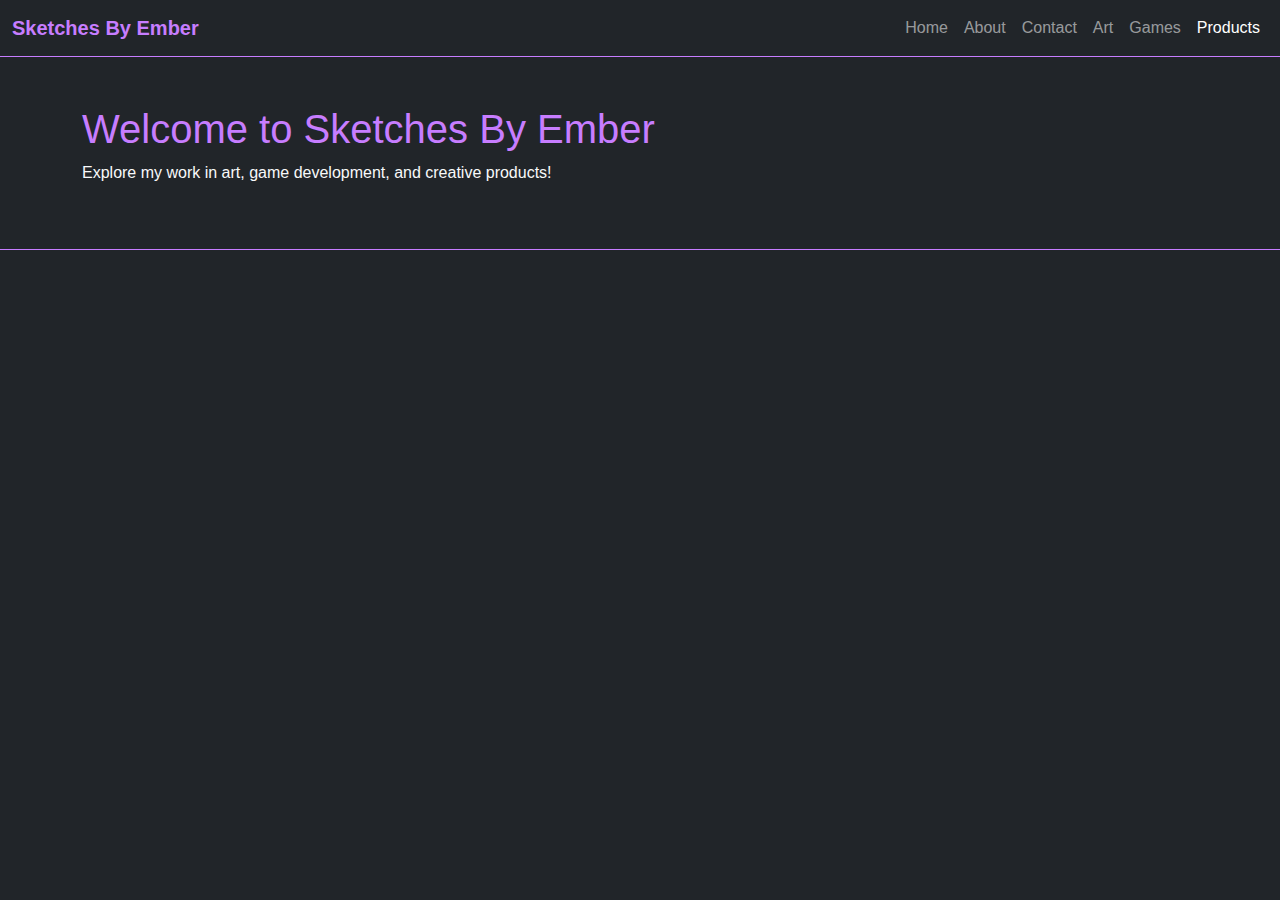
<file: index.html>
<html lang="en">
<head>
  <meta charset="UTF-8">
  <meta name="viewport" content="width=device-width, initial-scale=1.0">
  <title>Sketches By Ember</title>
  <link href="https://cdn.jsdelivr.net/npm/bootstrap@5.3.3/dist/css/bootstrap.min.css" rel="stylesheet">
  <link rel="stylesheet" href="style.css">
</head>
<!--Nav Bar-->
<body class="bg-dark text-light">
  <nav class="navbar navbar-expand-lg navbar-dark bg-dark border-bottom border-purple">
    <div class="container-fluid">
      <a class="navbar-brand text-purple fw-bold" href="../index.html">Sketches By Ember</a>
      <button class="navbar-toggler" type="button" data-bs-toggle="collapse" data-bs-target="#navbarNav">
        <span class="navbar-toggler-icon"></span>
      </button>
      <div class="collapse navbar-collapse justify-content-end" id="navbarNav">
        <ul class="navbar-nav">
          <li class="nav-item"><a class="nav-link" href="../index.html">Home</a></li>
          <li class="nav-item"><a class="nav-link" href="../about.html">About</a></li>
          <li class="nav-item"><a class="nav-link" href="../contact.html">Contact</a></li>
          <li class="nav-item"><a class="nav-link" href="projects/art.html">Art</a></li>
          <li class="nav-item"><a class="nav-link" href="projects/games.html">Games</a></li>
          <li class="nav-item"><a class="nav-link active" href="projects/products.html">Products</a></li>
        </ul>
      </div>
    </div>
  </nav>
  <section class="container py-5">
    <h1 class="text-purple">Welcome to Sketches By Ember</h1>
    <p>Explore my work in art, game development, and creative products!</p>
  </section>
  <footer class="text-center py-3 border-top border-purple">
    <p class="text-muted">© 2025 Sketches By Ember</p>
  </footer>
</body>
</html>
</file>
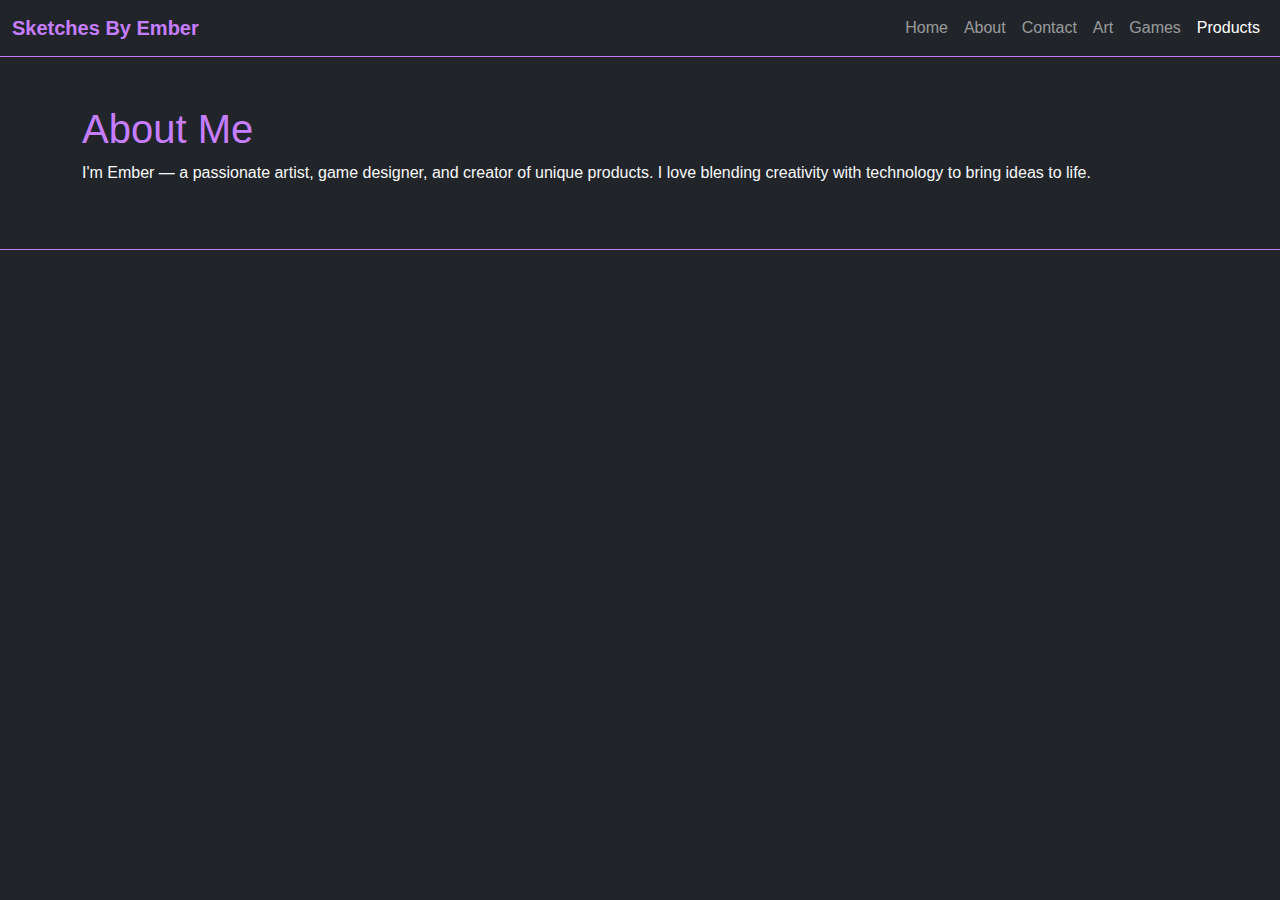
<file: about.html>
<html lang="en">
<head>
  <meta charset="UTF-8">
  <meta name="viewport" content="width=device-width, initial-scale=1.0">
  <title>About | Sketches By Ember</title>
  <link href="https://cdn.jsdelivr.net/npm/bootstrap@5.3.3/dist/css/bootstrap.min.css" rel="stylesheet">
  <link rel="stylesheet" href="style.css">
</head>
<!--Nav Bar-->
<body class="bg-dark text-light">
  <nav class="navbar navbar-expand-lg navbar-dark bg-dark border-bottom border-purple">
    <div class="container-fluid">
      <a class="navbar-brand text-purple fw-bold" href="../index.html">Sketches By Ember</a>
      <button class="navbar-toggler" type="button" data-bs-toggle="collapse" data-bs-target="#navbarNav">
        <span class="navbar-toggler-icon"></span>
      </button>
      <div class="collapse navbar-collapse justify-content-end" id="navbarNav">
        <ul class="navbar-nav">
          <li class="nav-item"><a class="nav-link" href="../index.html">Home</a></li>
          <li class="nav-item"><a class="nav-link" href="../about.html">About</a></li>
          <li class="nav-item"><a class="nav-link" href="../contact.html">Contact</a></li>
          <li class="nav-item"><a class="nav-link" href="projects/art.html">Art</a></li>
          <li class="nav-item"><a class="nav-link" href="projects/games.html">Games</a></li>
          <li class="nav-item"><a class="nav-link active" href="projects/products.html">Products</a></li>
        </ul>
      </div>
    </div>
  </nav>
  <section class="container py-5">
    <h1 class="text-purple">About Me</h1>
    <p>I'm Ember — a passionate artist, game designer, and creator of unique products. I love blending creativity with technology to bring ideas to life.</p>
  </section>
  <footer class="text-center py-3 border-top border-purple">
    <p class="text-muted">© 2025 Sketches By Ember</p>
  </footer>
</body>
</html>
</file>
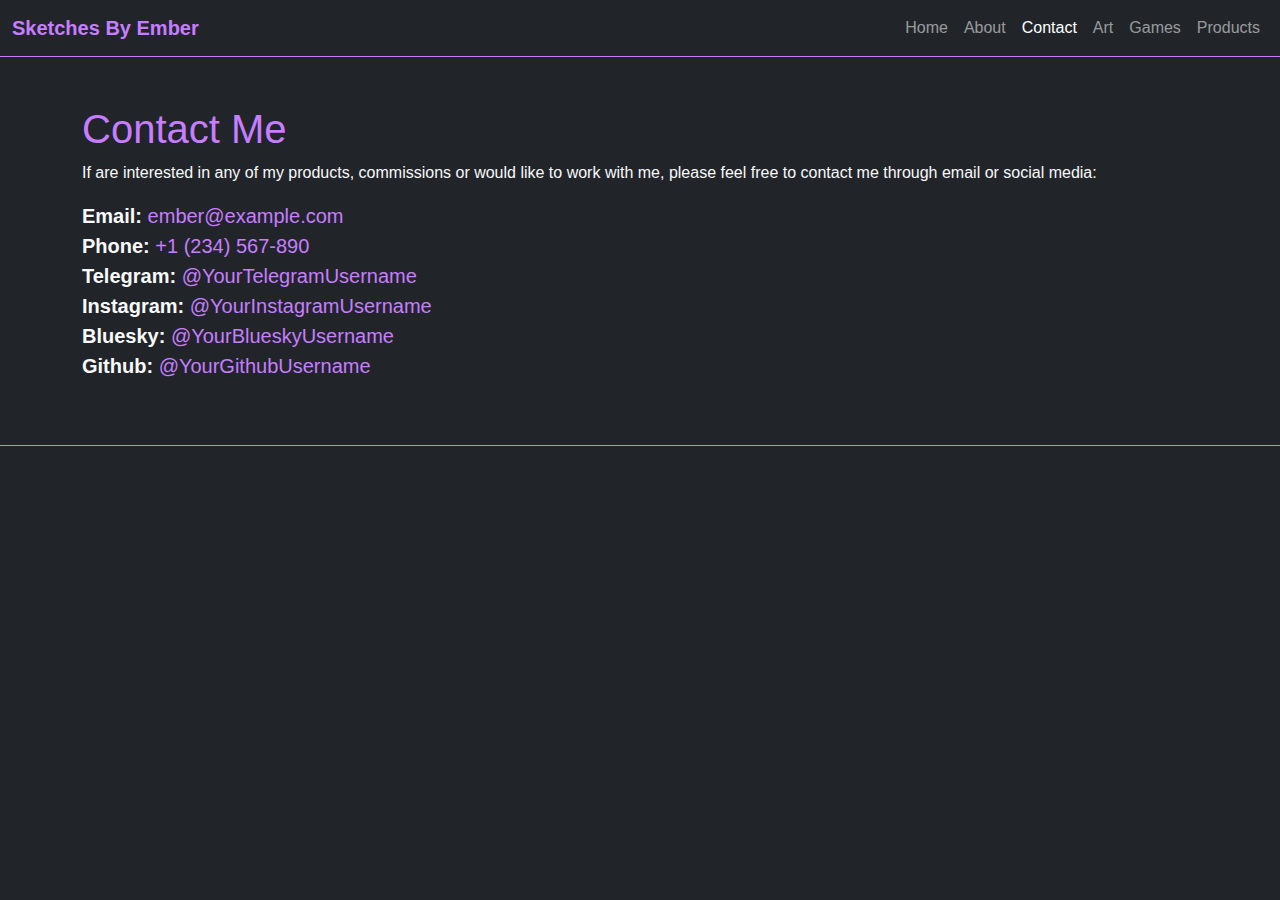
<file: contact.html>
<html lang="en">
<head>
  <meta charset="UTF-8" />
  <meta name="viewport" content="width=device-width, initial-scale=1.0" />
  <title>Contact | Sketches By Ember</title>
  <link href="https://cdn.jsdelivr.net/npm/bootstrap@5.3.3/dist/css/bootstrap.min.css" rel="stylesheet" />
  <link rel="stylesheet" href="style.css" />
</head>
<body class="bg-dark text-light">
  <!-- Nav Bar -->
  <nav class="navbar navbar-expand-lg navbar-dark bg-dark border-bottom border-purple">
    <div class="container-fluid">
      <a class="navbar-brand text-purple fw-bold" href="../index.html">Sketches By Ember</a>
      <button class="navbar-toggler" type="button" data-bs-toggle="collapse" data-bs-target="#navbarNav">
        <span class="navbar-toggler-icon"></span>
      </button>
      <div class="collapse navbar-collapse justify-content-end" id="navbarNav">
        <ul class="navbar-nav">
          <li class="nav-item"><a class="nav-link" href="../index.html">Home</a></li>
          <li class="nav-item"><a class="nav-link" href="../about.html">About</a></li>
          <li class="nav-item"><a class="nav-link active" href="../contact.html">Contact</a></li>
          <li class="nav-item"><a class="nav-link" href="projects/art.html">Art</a></li>
          <li class="nav-item"><a class="nav-link" href="projects/games.html">Games</a></li>
          <li class="nav-item"><a class="nav-link" href="projects/products.html">Products</a></li>
        </ul>
      </div>
    </div>
  </nav>

  <!-- Contact Section -->
  <section class="container py-5">
    <h1 class="text-purple">Contact Me</h1>
    <p>If are interested in any of my products, commissions or would like to work with me, please feel free to contact me through email or social media:</p>
    
    <ul class="list-unstyled fs-5">
      <li>
        <strong>Email:</strong> 
        <a href="mailto:ember@example.com" class="text-purple text-decoration-none">ember@example.com</a>
      </li>
      <li>
        <strong>Phone:</strong> 
        <a href="tel:+1234567890" class="text-purple text-decoration-none">+1 (234) 567-890</a>
      </li>
      <li>
        <strong>Telegram:</strong> 
        <a href="https://t.me/YourTelegramUsername" target="_blank" rel="noopener" class="text-purple text-decoration-none">@YourTelegramUsername</a>
      </li>
      <li>
        <strong>Instagram:</strong> 
        <a href="https://t.me/YourTelegramUsername" target="_blank" rel="noopener" class="text-purple text-decoration-none">@YourInstagramUsername</a>
      </li>
      <li>
      <strong>Bluesky:</strong> 
        <a href="https://t.me/YourTelegramUsername" target="_blank" rel="noopener" class="text-purple text-decoration-none">@YourBlueskyUsername</a>
      </li>
      <strong>Github:</strong> 
        <a href="https://t.me/YourTelegramUsername" target="_blank" rel="noopener" class="text-purple text-decoration-none">@YourGithubUsername</a>
      </li>
    </ul>
  </section>

  <footer class="text-center py-3 border-top border-purple">
    <p class="text-muted">© 2025 Sketches By Ember</p>
  </footer>

  <script src="https://cdn.jsdelivr.net/npm/bootstrap@5.3.3/dist/js/bootstrap.bundle.min.js"></script>
</body>
</html>
</file>
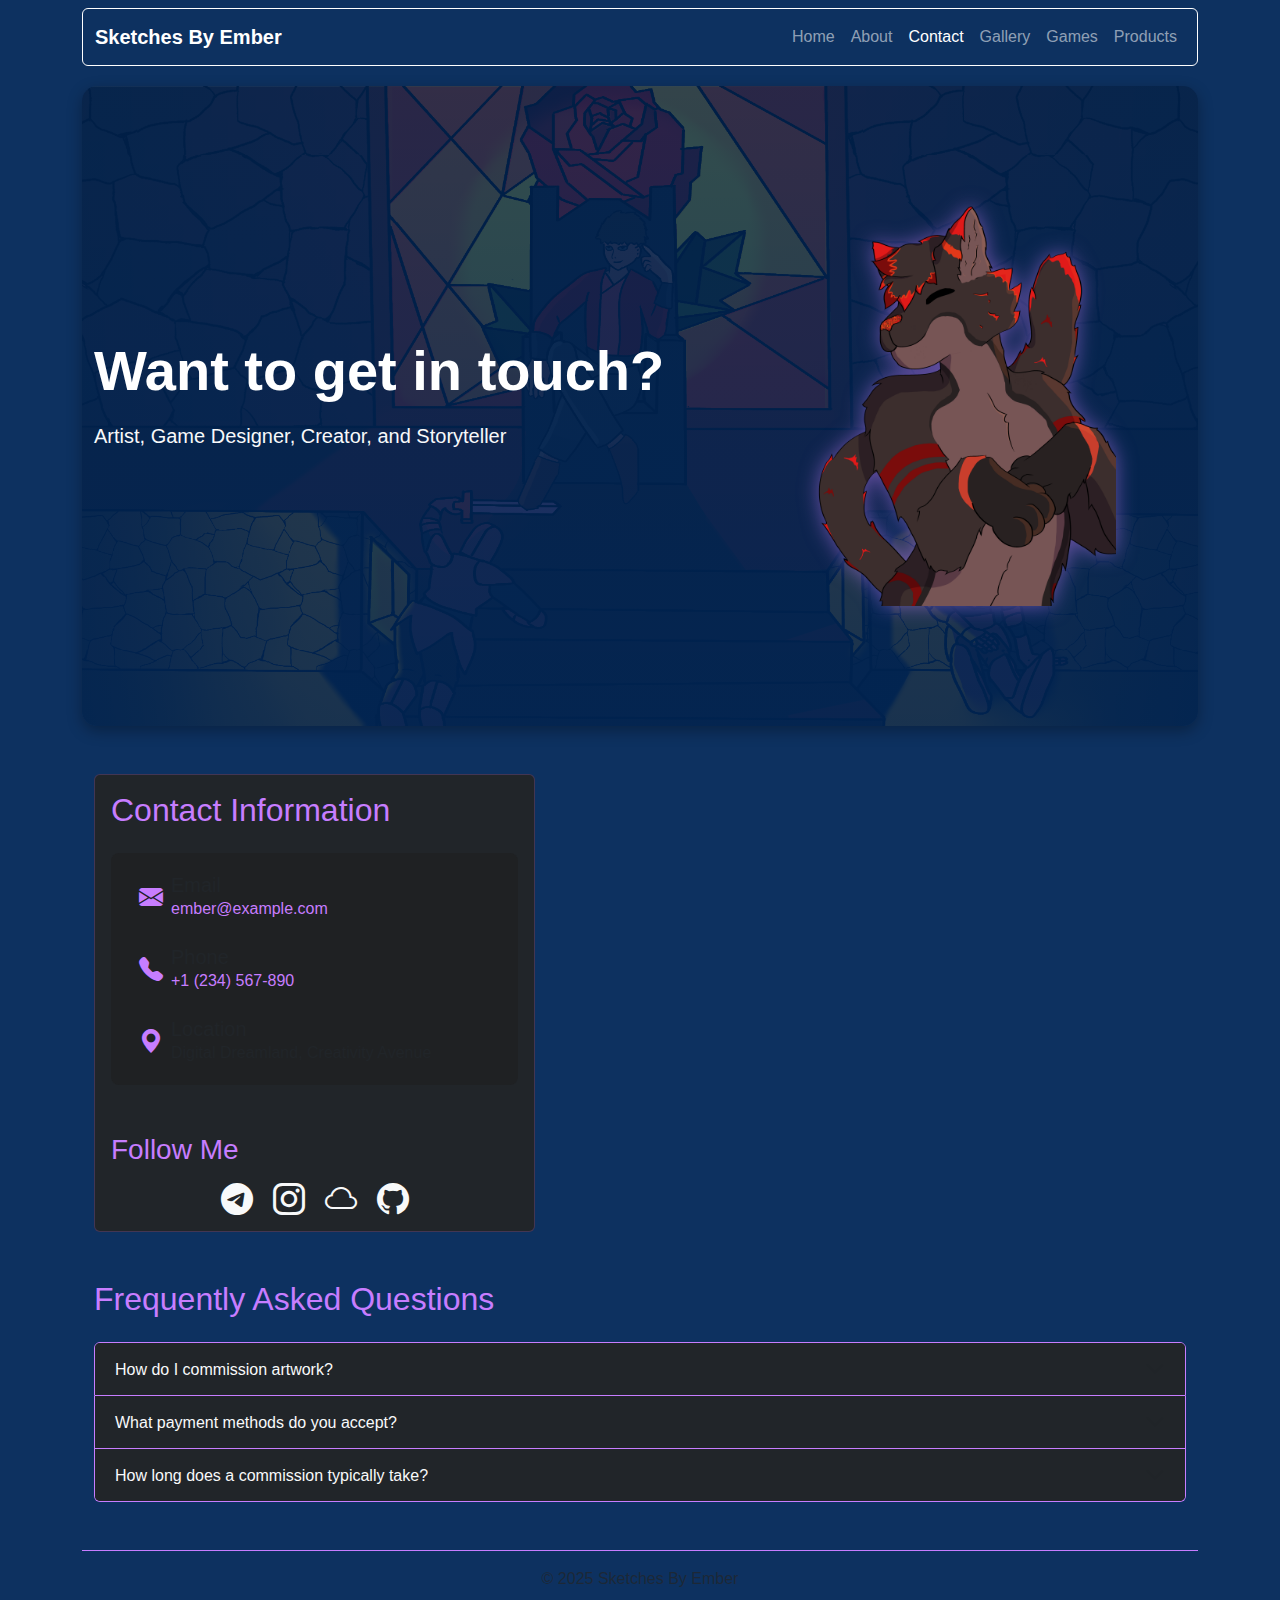
<file: pages/contact.html>
<html lang="en">
<head>
    <meta charset="UTF-8"/>
    <meta name="viewport" content="width=device-width, initial-scale=1.0"/>
    <title>Contact | Sketches By Ember</title>
    <link href="https://cdn.jsdelivr.net/npm/bootstrap@5.3.3/dist/css/bootstrap.min.css" rel="stylesheet"/>
    <link rel="stylesheet" href="https://cdn.jsdelivr.net/npm/bootstrap-icons@1.11.3/font/bootstrap-icons.min.css">
    <link rel="stylesheet" href="../css/style.css"/>
    <style>
        .contact-icon {
            font-size: 1.5rem;
            width: 40px;
            text-align: center;
            color: #c77dff;
        }

        .contact-card {
            transition: transform 0.3s ease;
            border: 1px solid rgba(199, 125, 255, 0.2);
        }

        .contact-card:hover {
            transform: translateY(-5px);
            border-color: #c77dff;
        }

        .contact-methods {
            background: rgba(30, 30, 30, 0.5);
            border-radius: 8px;
            padding: 20px;
        }

        .social-icon {
            font-size: 2rem;
            margin: 0 10px;
            transition: transform 0.3s ease, color 0.3s ease;
        }

        .social-icon:hover {
            transform: scale(1.2);
            color: #c77dff !important;
        }
    </style>
</head>
<body class="container-lg text-light">
    <!-- Nav Bar -->
    <nav class="navbar navbar-expand-lg navbar-dark bg-transparent border border-white rounded-2 position-relative mt-2">
        <div class="container-fluid">
            <a class="navbar-brand text-white fw-bold" href="../index.html">Sketches By Ember</a>
            <button class="navbar-toggler" type="button" data-bs-toggle="collapse" data-bs-target="#navbarNav">
                <span class="navbar-toggler-icon"></span>
            </button>
            <div class="collapse navbar-collapse justify-content-end" id="navbarNav">
                <ul class="navbar-nav">
                    <li class="nav-item"><a class="nav-link" href="../index.html">Home</a></li>
                    <li class="nav-item"><a class="nav-link" href="about.html">About</a></li>
                    <li class="nav-item"><a class="nav-link active" href="contact.html">Contact</a></li>
                    <li class="nav-item"><a class="nav-link" href="gallery.html">Gallery</a></li>
                    <li class="nav-item"><a class="nav-link" href="games.html">Games</a></li>
                    <li class="nav-item"><a class="nav-link" href="products.html">Products</a></li>
                </ul>
            </div>
        </div>
    </nav>

    <!-- Hero Section -->
    <section class="hero-section mb-5">
        <div class="container text-center">
            <div class="row align-items-center">
                <div class="col-md-7 text-md-start">
                    <h1 class="display-4 fw-bold text-white mb-3">
                        Want to get in touch?
                    </h1>
                    <p class="lead text-light mb-4">
                        Artist, Game Designer, Creator, and Storyteller
                    </p>
                </div>
                <div class="col-md-5 d-none d-md-block">
                    <img src="../images/art/EmberNoBG.png" alt="Ember Character" class="img-fluid hero-image">
                </div>
            </div>
        </div>
    </section>

    <!-- Contact Methods & Form Section -->
    <section class="container mb-5">
        <div class="row g-4">
            <!-- Contact Methods -->
            <div class="col-lg-5">
                <div class="card bg-dark contact-card h-100">
                    <div class="card-body">
                        <h2 class="card-title text-purple mb-4">Contact Information</h2>
                        <div class="contact-methods">
                            <div class="d-flex align-items-center mb-4">
                                <div class="contact-icon">
                                    <i class="bi bi-envelope-fill"></i>
                                </div>
                                <div>
                                    <h5 class="mb-0">Email</h5>
                                    <a href="mailto:ember@example.com" class="text-purple text-decoration-none">ember@example.com</a>
                                </div>
                            </div>

                            <div class="d-flex align-items-center mb-4">
                                <div class="contact-icon">
                                    <i class="bi bi-telephone-fill"></i>
                                </div>
                                <div>
                                    <h5 class="mb-0">Phone</h5>
                                    <a href="tel:+1234567890" class="text-purple text-decoration-none">+1 (234)
                                        567-890</a>
                                </div>
                            </div>

                            <div class="d-flex align-items-center">
                                <div class="contact-icon">
                                    <i class="bi bi-geo-alt-fill"></i>
                                </div>
                                <div>
                                    <h5 class="mb-0">Location</h5>
                                    <p class="mb-0">Digital Dreamland, Creativity Avenue</p>
                                </div>
                            </div>
                        </div>

                        <h3 class="text-purple mt-5 mb-3">Follow Me</h3>
                        <div class="d-flex justify-content-center">
                            <a href="https://t.me/EmberArtist" target="_blank" rel="noopener" class="text-light">
                                <i class="bi bi-telegram social-icon"></i>
                            </a>
                            <a href="https://instagram.com/EmberArtist" target="_blank" rel="noopener"
                               class="text-light">
                                <i class="bi bi-instagram social-icon"></i>
                            </a>
                            <a href="https://bsky.app/profile/ember.bsky.social" target="_blank" rel="noopener"
                               class="text-light">
                                <i class="bi bi-cloud social-icon"></i>
                            </a>
                            <a href="https://github.com/EmberArtist" target="_blank" rel="noopener" class="text-light">
                                <i class="bi bi-github social-icon"></i>
                            </a>
                        </div>
                    </div>
                </div>
            </div>

        </div>
    </section>

    <!-- FAQ Section -->
    <section class="container mb-5">
        <h2 class="text-purple mb-4">Frequently Asked Questions</h2>
        <div class="accordion" id="faqAccordion">
            <div class="accordion-item bg-dark text-light border-purple">
                <h2 class="accordion-header" id="headingOne">
                    <button class="accordion-button bg-dark text-light collapsed" type="button"
                            data-bs-toggle="collapse" data-bs-target="#collapseOne" aria-expanded="false"
                            aria-controls="collapseOne">
                        How do I commission artwork?
                    </button>
                </h2>
                <div id="collapseOne" class="accordion-collapse collapse" aria-labelledby="headingOne"
                     data-bs-parent="#faqAccordion">
                    <div class="accordion-body">
                        To commission artwork, you can fill out the contact form above with details about what you're
                        looking for. I'll get back to you with pricing and timeline information. You can also check my
                        <a href="gallery.html" class="text-purple">Art page</a> for current pricing and examples of my
                        work.
                    </div>
                </div>
            </div>
            <div class="accordion-item bg-dark text-light border-purple">
                <h2 class="accordion-header" id="headingTwo">
                    <button class="accordion-button bg-dark text-light collapsed" type="button"
                            data-bs-toggle="collapse" data-bs-target="#collapseTwo" aria-expanded="false"
                            aria-controls="collapseTwo">
                        What payment methods do you accept?
                    </button>
                </h2>
                <div id="collapseTwo" class="accordion-collapse collapse" aria-labelledby="headingTwo"
                     data-bs-parent="#faqAccordion">
                    <div class="accordion-body">
                        I accept PayPal, Venmo, and credit/debit cards for all commissions and products. For larger
                        projects, I typically request a 50% deposit upfront with the remainder due upon completion.
                    </div>
                </div>
            </div>
            <div class="accordion-item bg-dark text-light border-purple">
                <h2 class="accordion-header" id="headingThree">
                    <button class="accordion-button bg-dark text-light collapsed" type="button"
                            data-bs-toggle="collapse" data-bs-target="#collapseThree" aria-expanded="false"
                            aria-controls="collapseThree">
                        How long does a commission typically take?
                    </button>
                </h2>
                <div id="collapseThree" class="accordion-collapse collapse" aria-labelledby="headingThree"
                     data-bs-parent="#faqAccordion">
                    <div class="accordion-body">
                        Commission timelines vary depending on complexity and my current workload. Simple pieces might
                        take 1-2 weeks, while more complex works could take 3-4 weeks. I'll provide you with a specific
                        timeline when discussing your commission.
                    </div>
                </div>
            </div>
        </div>
    </section>

    <footer class="text-center py-3 border-top border-purple">
        <p class="text-muted">© 2025 Sketches By Ember</p>
    </footer>

    <script src="https://cdn.jsdelivr.net/npm/bootstrap@5.3.3/dist/js/bootstrap.bundle.min.js"></script>
</body>
</html>
</file>
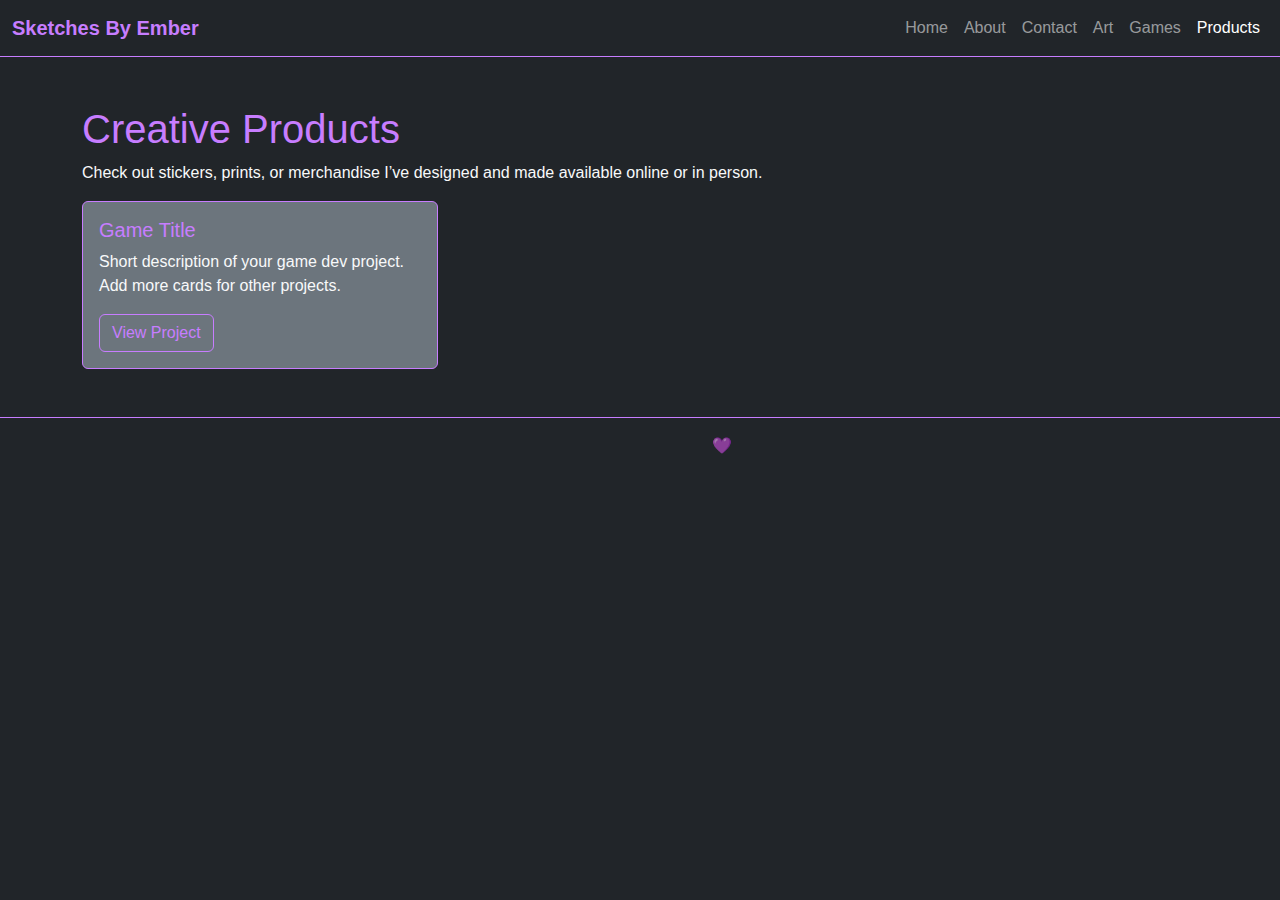
<file: pages/games.html>
<!DOCTYPE html>
<html lang="en">
<head>
  <meta charset="UTF-8" />
  <meta name="viewport" content="width=device-width, initial-scale=1.0"/>
  <title>Sketches By Ember | Projects</title>
  <link href="https://cdn.jsdelivr.net/npm/bootstrap@5.3.3/dist/css/bootstrap.min.css" rel="stylesheet"/>
  <link rel="stylesheet" href="../css/style.css"/>
</head>
<body class="bg-dark text-light">

<!--Nav Bar-->
<body class="bg-dark text-light">
  <nav class="navbar navbar-expand-lg navbar-dark bg-dark border-bottom border-purple">
    <div class="container-fluid">
      <a class="navbar-brand text-purple fw-bold" href="../index.html">Sketches By Ember</a>
      <button class="navbar-toggler" type="button" data-bs-toggle="collapse" data-bs-target="#navbarNav">
        <span class="navbar-toggler-icon"></span>
      </button>
      <div class="collapse navbar-collapse justify-content-end" id="navbarNav">
        <ul class="navbar-nav">
          <li class="nav-item"><a class="nav-link" href="../index.html">Home</a></li>
          <li class="nav-item"><a class="nav-link" href="../about.html">About</a></li>
          <li class="nav-item"><a class="nav-link" href="../contact.html">Contact</a></li>
          <li class="nav-item"><a class="nav-link" href="gallery.html">Art</a></li>
          <li class="nav-item"><a class="nav-link" href="games.html">Games</a></li>
          <li class="nav-item"><a class="nav-link active" href="products.html">Products</a></li>
        </ul>
      </div>
    </div>
  </nav>

  <!-- Projects Section -->
  <section class="container py-5">
    <h1 class="text-purple">Creative Products</h1>
    <p>Check out stickers, prints, or merchandise I’ve designed and made available online or in person.</p>
    <!-- Add your product previews here -->
    <div class="row">
        <!-- Project Card Example -->
        <div class="col-md-6 col-lg-4">
          <div class="card bg-secondary text-light border-purple">
            <div class="card-body">
              <h5 class="card-title text-purple">Game Title</h5>
              <p class="card-text">Short description of your game dev project. Add more cards for other projects.</p>
              <a href="#" class="btn btn-outline-purple">View Project</a>
            </div>
          </div>
        </div>
  </section>

  <!-- Footer -->
  <footer class="text-center py-3 border-top border-purple">
    <p class="text-muted">© 2025 Sketches By Ember. Built with 💜 and Bootstrap.</p>
  </footer>

  <script src="https://cdn.jsdelivr.net/npm/bootstrap@5.3.3/dist/js/bootstrap.bundle.min.js"></script>
</body>
</html>
</file>
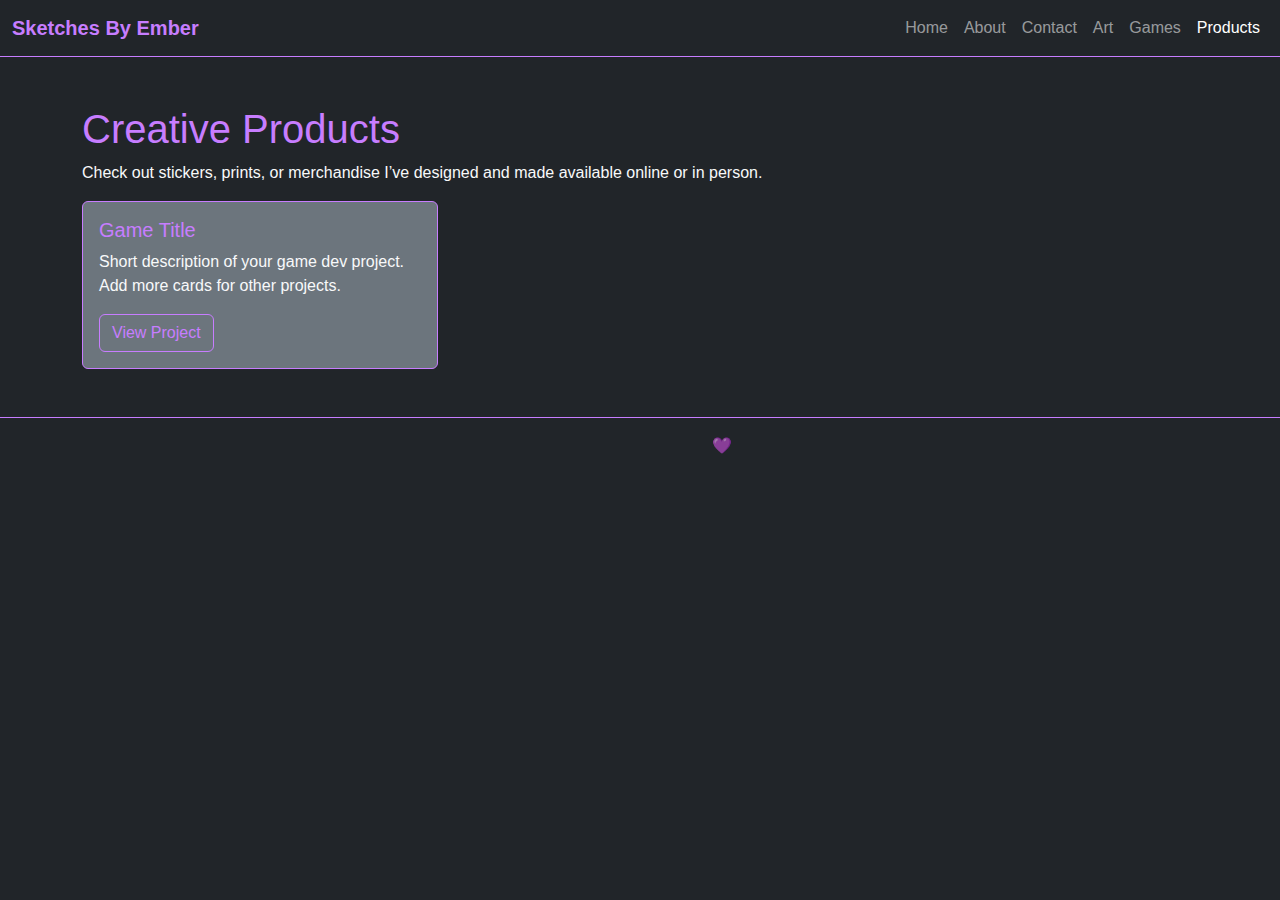
<file: projects/games.html>
<!DOCTYPE html>
<html lang="en">
<head>
  <meta charset="UTF-8" />
  <meta name="viewport" content="width=device-width, initial-scale=1.0"/>
  <title>Sketches By Ember | Projects</title>
  <link href="https://cdn.jsdelivr.net/npm/bootstrap@5.3.3/dist/css/bootstrap.min.css" rel="stylesheet"/>
  <link rel="stylesheet" href="../style.css"/>
</head>
<body class="bg-dark text-light">

<!--Nav Bar-->
<body class="bg-dark text-light">
  <nav class="navbar navbar-expand-lg navbar-dark bg-dark border-bottom border-purple">
    <div class="container-fluid">
      <a class="navbar-brand text-purple fw-bold" href="../index.html">Sketches By Ember</a>
      <button class="navbar-toggler" type="button" data-bs-toggle="collapse" data-bs-target="#navbarNav">
        <span class="navbar-toggler-icon"></span>
      </button>
      <div class="collapse navbar-collapse justify-content-end" id="navbarNav">
        <ul class="navbar-nav">
          <li class="nav-item"><a class="nav-link" href="../index.html">Home</a></li>
          <li class="nav-item"><a class="nav-link" href="../about.html">About</a></li>
          <li class="nav-item"><a class="nav-link" href="../contact.html">Contact</a></li>
          <li class="nav-item"><a class="nav-link" href="art.html">Art</a></li>
          <li class="nav-item"><a class="nav-link" href="games.html">Games</a></li>
          <li class="nav-item"><a class="nav-link active" href="products.html">Products</a></li>
        </ul>
      </div>
    </div>
  </nav>

  <!-- Projects Section -->
  <section class="container py-5">
    <h1 class="text-purple">Creative Products</h1>
    <p>Check out stickers, prints, or merchandise I’ve designed and made available online or in person.</p>
    <!-- Add your product previews here -->
    <div class="row">
        <!-- Project Card Example -->
        <div class="col-md-6 col-lg-4">
          <div class="card bg-secondary text-light border-purple">
            <div class="card-body">
              <h5 class="card-title text-purple">Game Title</h5>
              <p class="card-text">Short description of your game dev project. Add more cards for other projects.</p>
              <a href="#" class="btn btn-outline-purple">View Project</a>
            </div>
          </div>
        </div>
  </section>

  <!-- Footer -->
  <footer class="text-center py-3 border-top border-purple">
    <p class="text-muted">© 2025 Sketches By Ember. Built with 💜 and Bootstrap.</p>
  </footer>

  <script src="https://cdn.jsdelivr.net/npm/bootstrap@5.3.3/dist/js/bootstrap.bundle.min.js"></script>
</body>
</html>
</file>
<file: style.css>
body {
  font-family: 'Segoe UI', Tahoma, Geneva, Verdana, sans-serif;
}

.bg-grey-dark {
  background-color: #1e1e1e;
}

.text-purple {
  color: #c77dff !important;
}

.border-purple {
  border-color: #c77dff !important;
}

.btn-outline-purple {
  border: 1px solid #c77dff;
  color: #c77dff;
}
.btn-outline-purple:hover {
  background-color: #c77dff;
  color: #1e1e1e;
}
</file>
<file: css/style.css>
body {
    font-family: 'Segoe UI', Tahoma, Geneva, Verdana, sans-serif;
    background-color: rgba(0, 38, 87, 0.95) !important
}

.text-rainbow {
    background: linear-gradient(90deg, #c77dff, #ff7d7d, #7ddcff, #c77dff);
    -webkit-background-clip: text;
    -webkit-text-fill-color: transparent;
    animation: rainbow 5s infinite linear;
}

.text-purple {
    color: #c77dff !important;
}

.border-purple {
    border-color: #c77dff !important;
}

.btn-outline-purple {
    border: 1px solid #c77dff;
    color: #c77dff;
}

.btn-outline-purple:hover {
    background-color: #c77dff;
    color: #1e1e1e;
}

.hero-section {
    background-image: linear-gradient(rgba(0, 38, 87, 0.8), rgba(0, 38, 87, 0.9)), url('/images/art/Splash Throne Room.png');
    background-size: cover;
    background-position: center;
    padding: 120px 0;
    border-radius: 15px;
    margin-top: 20px;
    position: relative;
    overflow: hidden;
    box-shadow: 0 5px 15px rgba(0, 0, 0, 0.3);
    transition: all 0.3s ease;
}

.hero-section:hover {
    box-shadow: 0 8px 25px rgba(0, 0, 0, 0.4);
}

.hero-image {
    max-height: 400px;
    filter: drop-shadow(0 0 10px rgba(199, 125, 255, 0.5));
}

.box-shadow-square:hover {
    box-shadow: 0 8px 25px rgba(0, 0, 0, 0.4);
    transition: all 0.3s ease;
}
</file>
